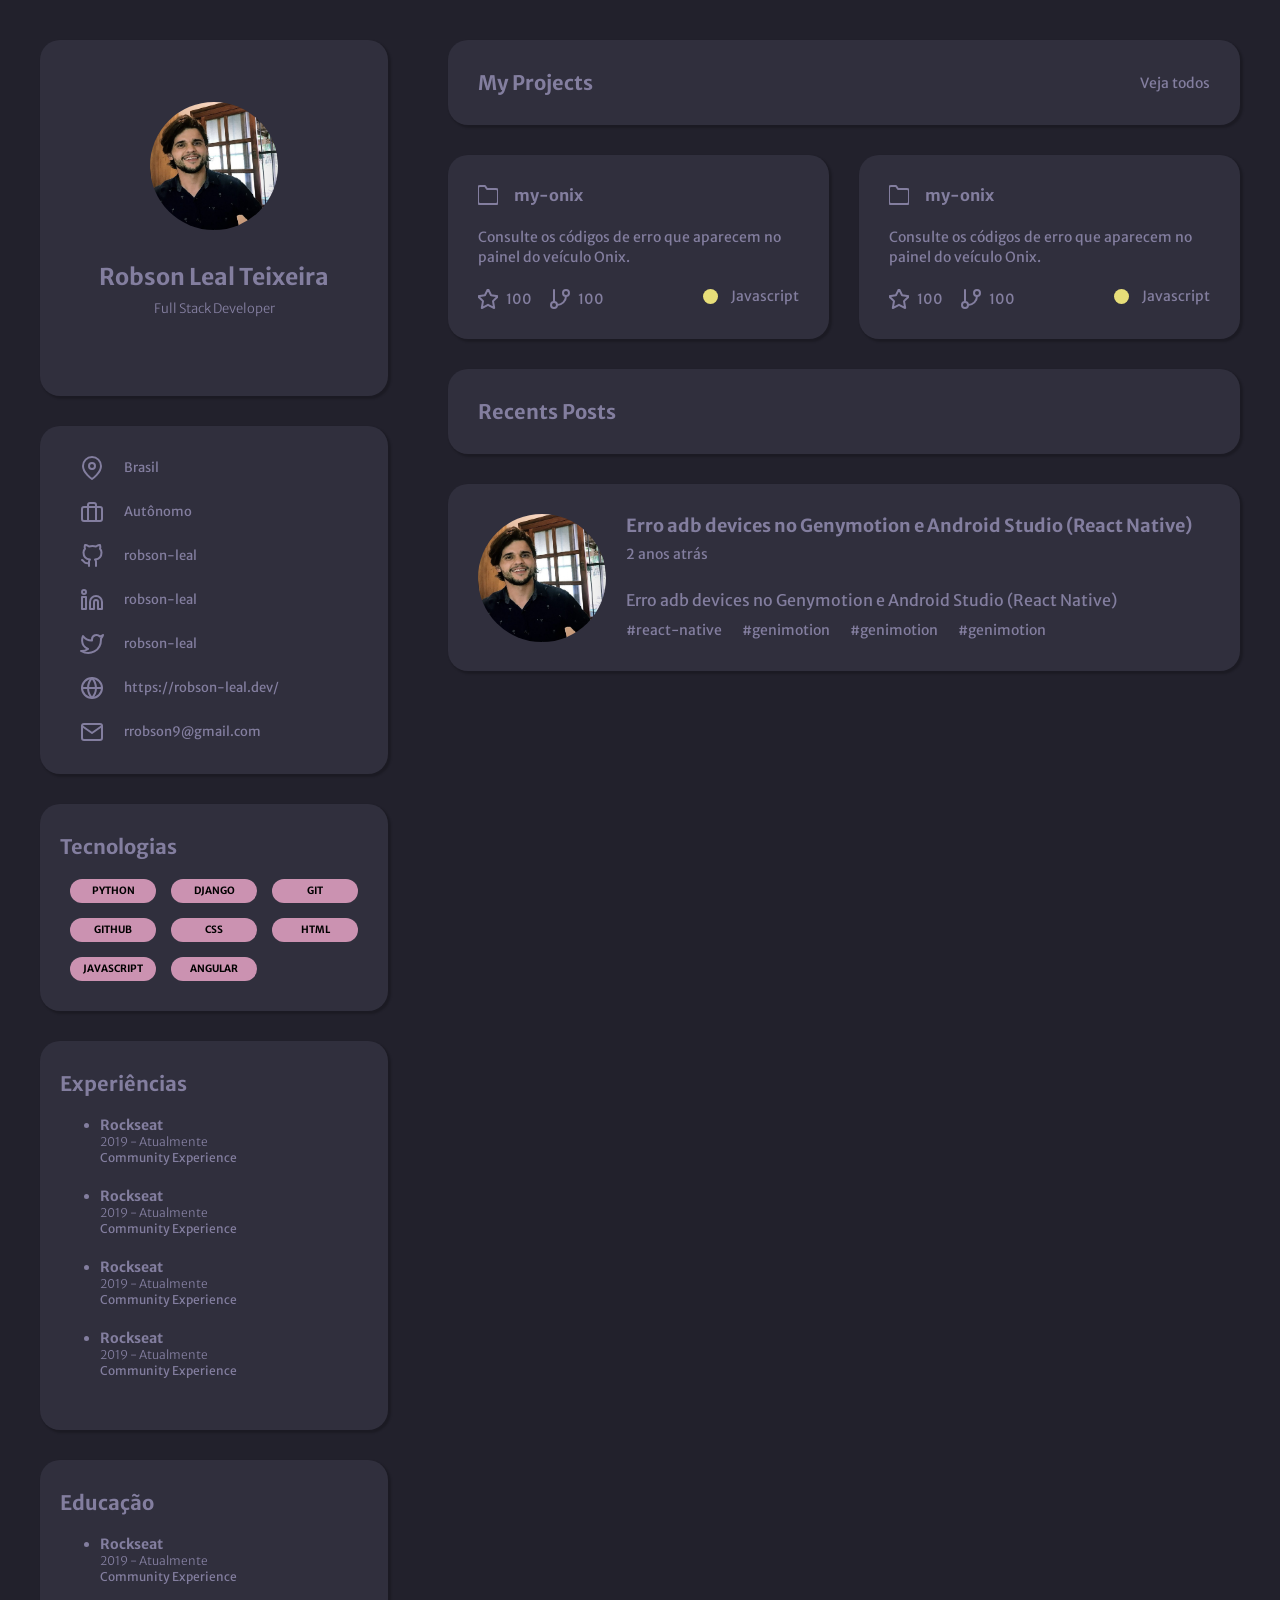
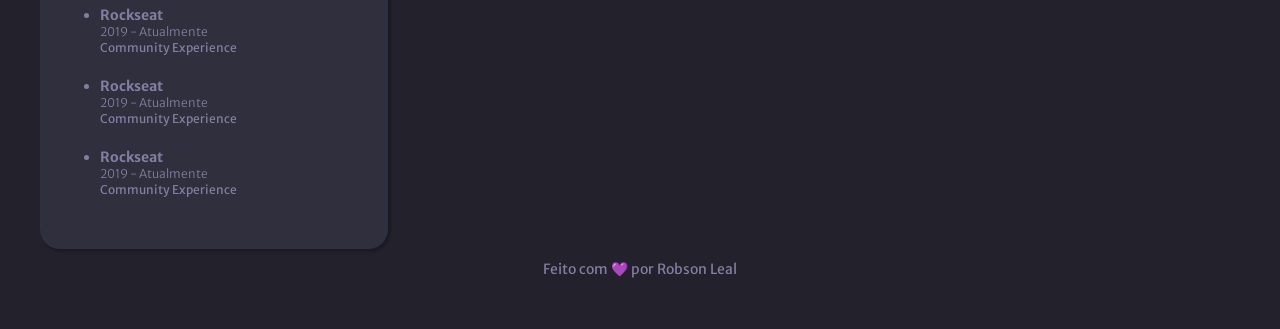
<file: index.html>
<!DOCTYPE html>
<html lang="pt-br">
<head>
    <meta charset="UTF-8">
    <meta http-equiv="X-UA-Compatible" content="IE=edge">
    <meta name="viewport" content="width=device-width, initial-scale=1.0">
    <title>Portifólio</title>
    <link rel="preconnect" href="https://fonts.googleapis.com">
    <link rel="preconnect" href="https://fonts.gstatic.com" crossorigin>
    <link href="https://fonts.googleapis.com/css2?family=Merriweather+Sans:wght@400;500;700&display=swap" rel="stylesheet"> 
    <link rel="stylesheet" href="./assets/css/reset.css">
    <link rel="stylesheet" href="./assets/css/global.css">
    <link rel="stylesheet" href="./assets/css/header.css">
    <link rel="stylesheet" href="./assets/css/content.css">
    <link rel="stylesheet" href="./assets/css/footer.css">
</head>
<body>
    <header class="bio">
        <section class="bio__main card">
            <img class="bio__img" src="./assets/img/perfil.jpg" alt="Imagem do perfil do usuário">
            <h1 class="bio__title--principal">Robson Leal Teixeira</h1>
            <p class="bio__subtitle">Full Stack Developer</p>
        </section>

        <section class="bio__info card card--info">
            <ul class="bio__list">
                <li class="bio__item">Brasil</li>
                <li class="bio__item">Autônomo</li>
                <li class="bio__item">robson-leal</li>
                <li class="bio__item">robson-leal</li>
                <li class="bio__item">robson-leal</li>
                <li class="bio__item">https://robson-leal.dev/</li>
                <li class="bio__item">rrobson9@gmail.com</li>
            </ul>
        </section>

        <section class="bio__stacks card card--list">
            <h2 class="card__title bio__title">Tecnologias</h2>
            <ul class="bio__list--stacks">
                <li class="bio__item--stacks">Python</li>
                <li class="bio__item--stacks">Django</li>
                <li class="bio__item--stacks">Git</li>
                <li class="bio__item--stacks">Github</li>
                <li class="bio__item--stacks">CSS</li>
                <li class="bio__item--stacks">HTML</li>
                <li class="bio__item--stacks">Javascript</li>
                <li class="bio__item--stacks">Angular</li>
            </ul>
        </section>
        <section class="bio__experiences card card--list">
            <h2 class="card__title bio__title">Experiências</h2>
            <ul>
                <ul class="bio__list--generic">
                    <li class="bio__item--generic">Rockseat</li>
                    <li class="bio__item--generic">2019 - Atualmente</li>
                    <li class="bio__item--generic">Community Experience</li>
                </ul>
                <ul class="bio__list--generic">
                    <li class="bio__item--generic">Rockseat</li>
                    <li class="bio__item--generic">2019 - Atualmente</li>
                    <li class="bio__item--generic">Community Experience</li>
                </ul>
                <ul class="bio__list--generic">
                    <li class="bio__item--generic">Rockseat</li>
                    <li class="bio__item--generic">2019 - Atualmente</li>
                    <li class="bio__item--generic">Community Experience</li>
                </ul>
                <ul class="bio__list--generic">
                    <li class="bio__item--generic">Rockseat</li>
                    <li class="bio__item--generic">2019 - Atualmente</li>
                    <li class="bio__item--generic">Community Experience</li>
                </ul>
            </ul>
        </section>
        <section class="personal-info__education card card--list">
            <h2 class="card__title bio__title">Educação</h2>
            <ul>
                <ul class="bio__list--generic">
                    <li class="bio__item--generic">Rockseat</li>
                    <li class="bio__item--generic">2019 - Atualmente</li>
                    <li class="bio__item--generic">Community Experience</li>
                </ul>
                <ul class="bio__list--generic">
                    <li class="bio__item--generic">Rockseat</li>
                    <li class="bio__item--generic">2019 - Atualmente</li>
                    <li class="bio__item--generic">Community Experience</li>
                </ul>
                <ul class="bio__list--generic">
                    <li class="bio__item--generic">Rockseat</li>
                    <li class="bio__item--generic">2019 - Atualmente</li>
                    <li class="bio__item--generic">Community Experience</li>
                </ul>
                <ul class="bio__list--generic">
                    <li class="bio__item--generic">Rockseat</li>
                    <li class="bio__item--generic">2019 - Atualmente</li>
                    <li class="bio__item--generic">Community Experience</li>
                </ul>
            </ul>
        </section>
    </header>

    <main class="content">
        <section class="projects card">
            <h2 class="card__title">My Projects</h2>
            <a class="card__link" href="#">Veja todos</a>
        </section>

        <section class="projects__list">
            <article class="projects__card card">
                <h3 class="projects__title">my-onix</h3>
                <p class="projects__text">Consulte os códigos de erro que aparecem no painel do veículo Onix.
                </p>
                <div class="projects__info">
                    <p class="projects__stars">100</p>
                    <p class="projects__forks">100</p>
                    <p class="projects__language">Javascript</p>
                </div>
            </article>
            <article class="projects__card card">
                <h3 class="projects__title">my-onix</h3>
                <p class="projects__text">Consulte os códigos de erro que aparecem no painel do veículo Onix.
                </p>
                <div class="projects__info">
                    <p class="projects__stars">100</p>
                    <p class="projects__forks">100</p>
                    <p class="projects__language">Javascript</p>
                </div>
            </article>
        </section>

        <section class="posts card">
            <h2 class="card__title">Recents Posts</h2>
        </section>

        <section class="post_lists">
            <article class="post__card card">
                <div class="post__author-img"></div>
                <h3 class="post__title">Erro adb devices no Genymotion e Android Studio (React Native)</h3>
                <p class="post__date">2 anos atrás</p>
                <p class="post__brief">Erro adb devices no Genymotion e Android Studio (React Native)</p>
                <ul class="post__tags">
                    <li class="post__item">react-native</li>
                    <li class="post__item">genimotion</li>
                    <li class="post__item">genimotion</li>
                    <li class="post__item">genimotion</li>
                </ul>
            </article>
        </section>
    </main>

    <footer class="footer">
        <p class="footer__text">Feito com 💜 por Robson Leal</p>
    </footer>
</body>
</html>
</file>
<file: assets/css/global.css>
:root {
    --body-bg-color: #22212C;
    --text-color: #837E9F;
    --bg-cards: #302F3D;
    --bg-techs: #CB92B1;

    font-family: 'Merriweather Sans', sans-serif;
    color: var(--text-color);
    font-size: 62.5%;
}

body {
    background-color: var(--body-bg-color);

    display: grid;
    padding: 4rem;
    grid-template: "header content" auto
                   "footer footer" 4rem / 34.8rem auto;
    column-gap: 6rem;
}
</file>
<file: assets/css/header.css>
.card {
    background-color: var(--bg-cards);
    box-shadow: 2px 2px 2px 1px rgba(0, 0, 0, 0.2);
    border-radius: 2rem;
    padding: 3rem;
}

.card__title {
    font-weight: 700;
    font-size: 2rem;
    line-height: 2.5rem;
}

.card--info {
    padding: 3rem 4rem;
}

.card--list {
    padding: 3rem 2rem;
}

.card__link {
    font-weight: 400;
    font-size: 1.4rem;
    line-height: 1.8rem;
}

.bio {
    grid-area: header;
    position: relative;
    display: flex;
    flex-direction: column;
    gap: 3rem;
}

.bio__main {
    text-align: center;
}

.bio__img {
    width: 12.8rem;
    height: 12.8rem;
    border-radius: 100%;
    margin: 3.2rem auto 3rem;
}

.bio__title {
    margin-bottom: 2rem;
}

.bio__title--principal {
    font-weight: 700;
    font-size: 2.3rem;
    line-height: 2.9rem;
    margin-bottom: 1rem;
}

.bio__subtitle {
    display: inline-block;
    font-weight: 300;
    font-size: 1.3rem;
    line-height: 1.6rem;
    margin-bottom: 4.9rem;
}

.bio__list {
    margin-left: 4.4rem;
    font-weight: 400;
    font-size: 1.3rem;
    line-height: 1.6rem;
    display: flex;
    flex-direction: column;
    gap: 2rem;
}

.bio__list--stacks {
    margin: 0 1rem;
    display: flex;
    flex-wrap: wrap;
    gap: 1.5rem;
}

.bio__list--generic {
    margin: 0 2rem 2rem;
}

.bio__item {
    line-height : 2.4rem;
}

.bio__item::before {
    content: "";
    width: 2.4rem;
    height: 2.4rem;
    position: absolute;
    left: 4rem;
}

.bio__item:nth-child(1)::before {
    background: url("../img/map-pin.svg") no-repeat center;
}

.bio__item:nth-child(2)::before {
    background: url("../img/briefcase.svg") no-repeat center;
}

.bio__item:nth-child(3)::before {
    background: url("../img/github.svg") no-repeat center;
}

.bio__item:nth-child(4)::before {
    background: url("../img/linkedin.svg") no-repeat center;
}

.bio__item:nth-child(5)::before {
    background: url("../img/twitter.svg") no-repeat center;
}

.bio__item:nth-child(6)::before {
    background: url("../img/globe.svg") no-repeat center;
}

.bio__item:nth-child(7)::before {
    background: url("../img/mail.svg") no-repeat center;
}

.bio__item--stacks {
    color: #000;
    width: 8.6rem;
    height: 2.4rem;
    font-weight: 700;
    font-size: 1rem;
    line-height: 2.4rem;
    text-align: center;
    background-color: var(--bg-techs);
    border-radius: 2rem;
    text-transform: uppercase;
}

.bio__item--generic {
    font-weight: 300;
    font-size: 1.2rem;
    line-height: 1.5rem;
    margin: 0 2rem;
}

.bio__item--generic:first-child {
    list-style: disc;
    font-weight: 700;
    font-size: 1.4rem;
    line-height: 1.8rem;
}

.bio__item--generic:last-child {
    font-weight: 400;
    line-height: 1.8rem;
}
</file>
<file: assets/css/content.css>
.content {
    grid-area: content;
    display: flex;
    flex-direction: column;
    gap: 3rem;
}

.projects {
    display: flex;
    justify-content: space-between;
    align-items: center;
}

.projects__list {
    display: flex;
    flex-wrap: wrap;
    justify-content: space-between;
    gap: 3rem;
}

.projects__card {
    box-sizing: border-box;
    width: calc(50% - 1.5rem);
}

.projects__title {
    position: relative;
    margin-left: 3.6rem;
    font-weight: 700;
    font-size: 1.6rem;
    line-height: 2rem;
}

.projects__title::before {
    content: "";
    width: 2rem;
    height: 2rem;
    position: absolute;
    left: -3.6rem;
    background: url("../img/folder.svg") no-repeat center;
}

.projects__text {
    margin: 2.2rem 0;
    font-weight: 400;
    font-size: 1.4rem;
    line-height: 2rem;
}

.projects__info {
    display: grid;
    grid-template-columns: 7.2rem 7.2rem auto;
    font-weight: 400;
    font-size: 1.4rem;
    line-height: 2rem;
}

.projects__stars {
    position: relative;
    margin-left: 2.8rem;
}

.projects__stars::before {
    content: "";
    width: 2rem;
    height: 2rem;
    position: absolute;
    left: -2.8rem;
    background: url("../img/star.svg") no-repeat center;
}

.projects__forks {
    position: relative;
    margin-left: 2.8rem;
}

.projects__forks::before {
    content: "";
    width: 2rem;
    height: 2rem;
    position: absolute;
    left: -2.8rem;
    background: url("../img/git-branch.svg") no-repeat center;
}

.projects__language {
    position: relative;
    justify-self: self-end;
    line-height: 1.5rem;
}

.projects__language::before {
    content: "";
    width: 1.5rem;
    height: 1.5rem;
    background-color: #E7DE79;
    border-radius: 100%;
    position: absolute;
    left: -2.8rem;
}

.post__card {
    display: grid;
    grid-template-columns: 12.8rem auto;
    grid-template-rows: 3rem 4.6rem 3rem 2.1rem;
    column-gap: 2rem;
}

.post__author-img {
    grid-row: 1 / span 4;
    background: url('../img/perfil.jpg') no-repeat center / contain;
    width: 12.8rem;
    height: 12.8rem;
    border-radius: 100%;
}

.post__title {
    font-weight: 700;
    font-size: 1.8rem;
    line-height: 2.3rem;
}

.post__date {
    font-weight: 400;
    font-size: 1.4rem;
    line-height: 2rem;
}

.post__brief {
    font-weight: 400;
    font-size: 1.6rem;
    line-height: 2rem;
}

.post__tags {
    display: flex;
    gap: 2rem;
    font-weight: 400;
    font-size: 1.4rem;
    line-height: 2rem;
}

.post__item::before {
    content: "#";
}
</file>
<file: assets/css/footer.css>
.footer {
    grid-area: footer;
}

.footer__text {
    font-weight: 400;
    font-size: 1.4rem;
    line-height: 4rem;
    text-align: center;
}
</file>
